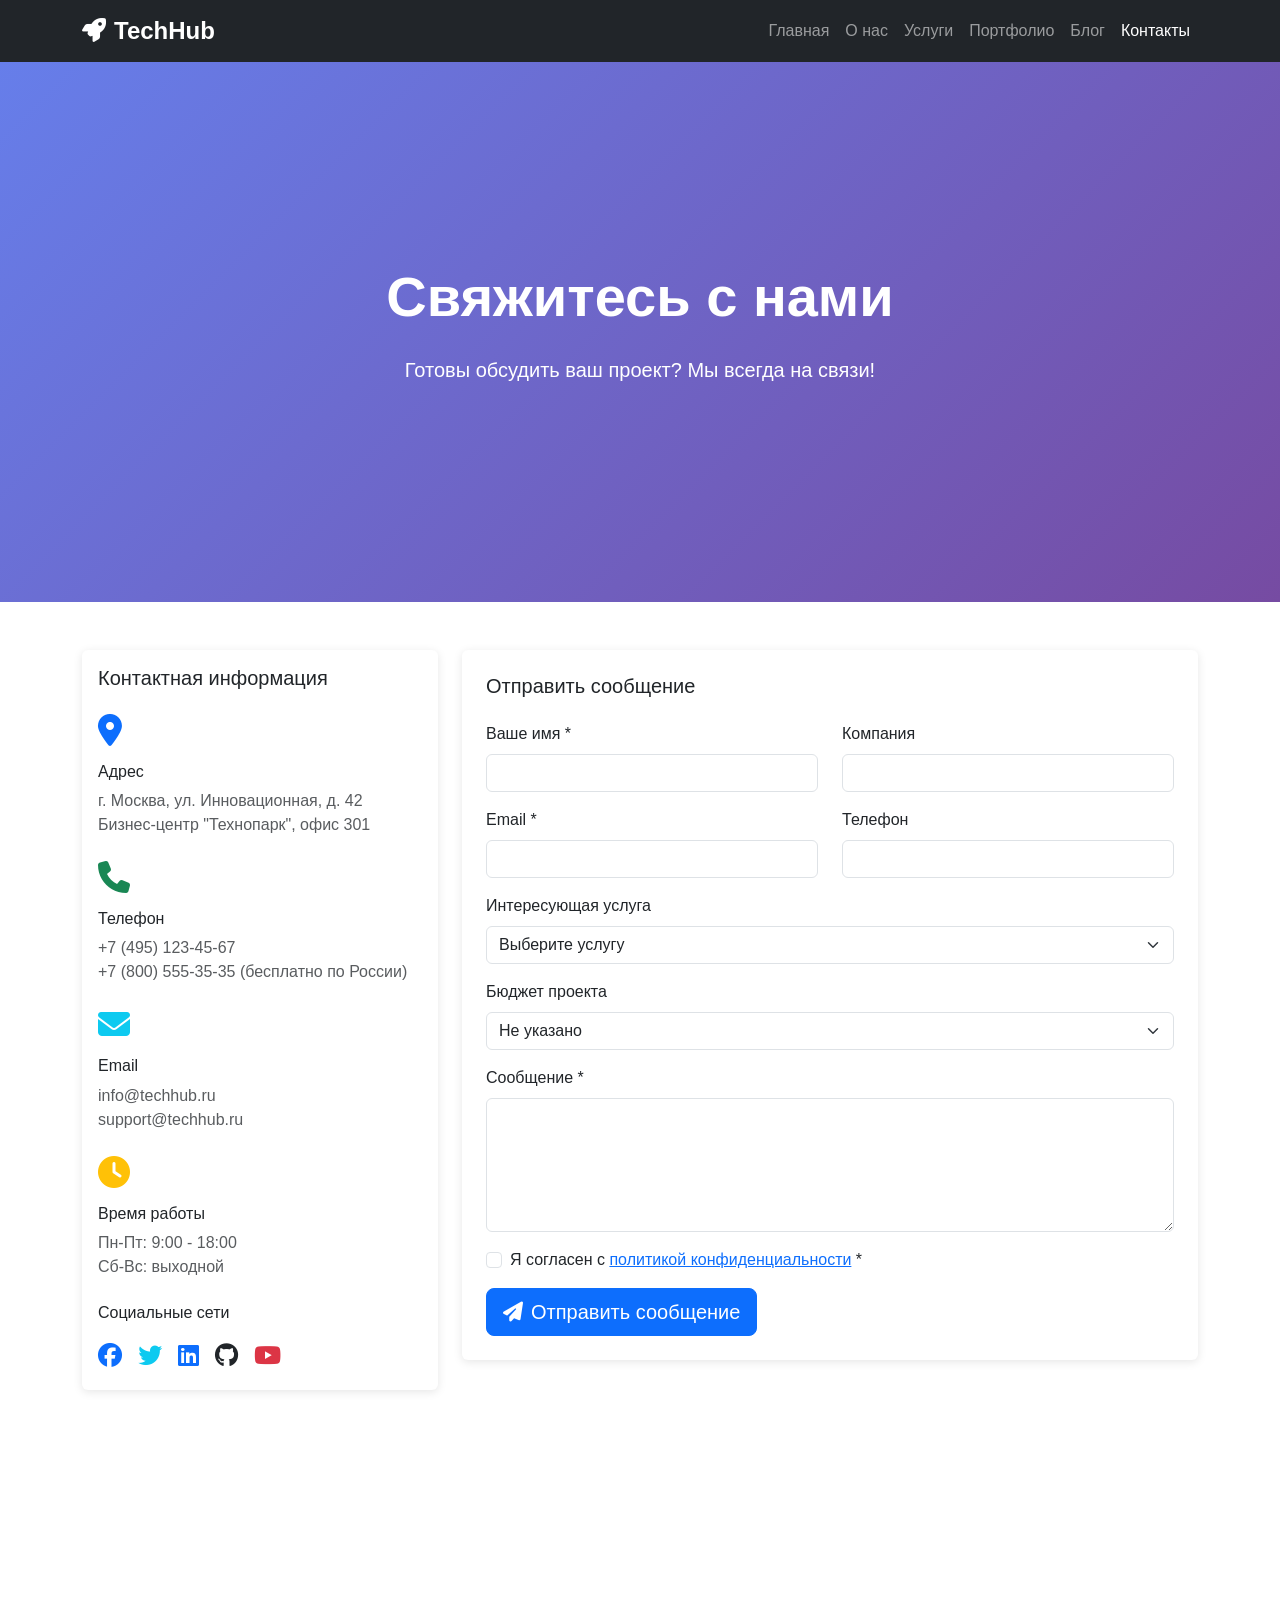
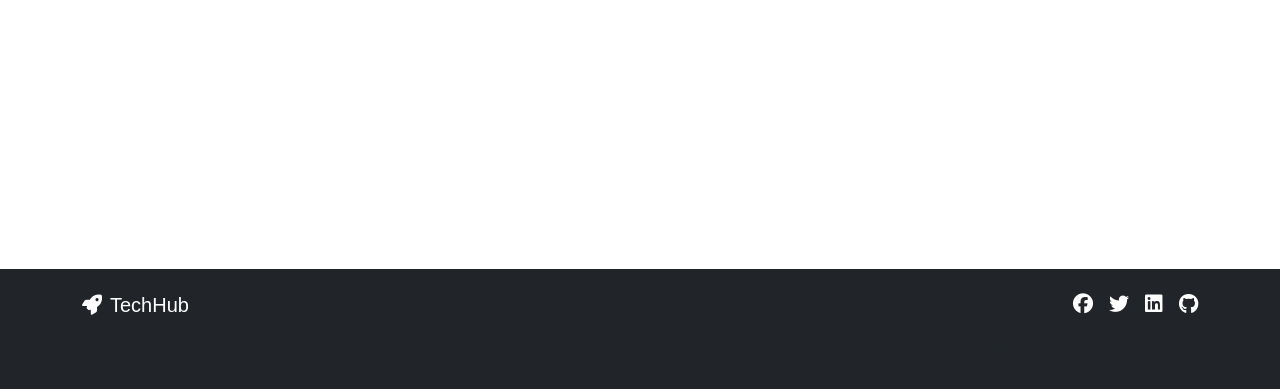
<file: contacts.html>
<!DOCTYPE html>
<html lang="ru">
<head>
    <meta charset="UTF-8">
    <meta name="viewport" content="width=device-width, initial-scale=1.0">
    <title>Контакты - TechHub</title>
    <link href="https://cdn.jsdelivr.net/npm/bootstrap@5.3.0/dist/css/bootstrap.min.css" rel="stylesheet">
    <link rel="stylesheet" href="https://cdnjs.cloudflare.com/ajax/libs/font-awesome/6.4.0/css/all.min.css">
    <link rel="stylesheet" href="styles.css">
</head>
<body>
    <!-- Навигация -->
    <nav class="navbar navbar-expand-lg navbar-dark bg-dark sticky-top">
        <div class="container">
            <a class="navbar-brand" href="index.html">
                <i class="fas fa-rocket me-2"></i>TechHub
            </a>
            <button class="navbar-toggler" type="button" data-bs-toggle="collapse" data-bs-target="#navbarNav">
                <span class="navbar-toggler-icon"></span>
            </button>
            <div class="collapse navbar-collapse" id="navbarNav">
                <ul class="navbar-nav ms-auto">
                    <li class="nav-item"><a class="nav-link" href="index.html">Главная</a></li>
                    <li class="nav-item"><a class="nav-link" href="about.html">О нас</a></li>
                    <li class="nav-item"><a class="nav-link" href="services.html">Услуги</a></li>
                    <li class="nav-item"><a class="nav-link" href="portfolio.html">Портфолио</a></li>
                    <li class="nav-item"><a class="nav-link" href="blog.html">Блог</a></li>
                    <li class="nav-item"><a class="nav-link active" href="contacts.html">Контакты</a></li>
                </ul>
            </div>
        </div>
    </nav>

    <!-- Hero секция -->
    <section class="hero text-white text-center">
        <div class="container">
            <h1 class="display-4 fw-bold mb-4">Свяжитесь с нами</h1>
            <p class="lead">Готовы обсудить ваш проект? Мы всегда на связи!</p>
        </div>
    </section>

    <!-- Контактная информация и форма -->
    <section class="py-5">
        <div class="container">
            <div class="row">
                <div class="col-lg-4 mb-4">
                    <div class="card h-100">
                        <div class="card-body">
                            <h5 class="card-title mb-4">Контактная информация</h5>
                            <div class="mb-4">
                                <i class="fas fa-map-marker-alt fa-2x text-primary mb-3"></i>
                                <h6>Адрес</h6>
                                <p class="text-muted">г. Москва, ул. Инновационная, д. 42<br>Бизнес-центр "Технопарк", офис 301</p>
                            </div>
                            <div class="mb-4">
                                <i class="fas fa-phone fa-2x text-success mb-3"></i>
                                <h6>Телефон</h6>
                                <p class="text-muted">+7 (495) 123-45-67<br>+7 (800) 555-35-35 (бесплатно по России)</p>
                            </div>
                            <div class="mb-4">
                                <i class="fas fa-envelope fa-2x text-info mb-3"></i>
                                <h6>Email</h6>
                                <p class="text-muted">info@techhub.ru<br>support@techhub.ru</p>
                            </div>
                            <div class="mb-4">
                                <i class="fas fa-clock fa-2x text-warning mb-3"></i>
                                <h6>Время работы</h6>
                                <p class="text-muted">Пн-Пт: 9:00 - 18:00<br>Сб-Вс: выходной</p>
                            </div>
                            <div>
                                <h6 class="mb-3">Социальные сети</h6>
                                <div class="d-flex gap-3">
                                    <a href="#" class="text-primary fs-4"><i class="fab fa-facebook"></i></a>
                                    <a href="#" class="text-info fs-4"><i class="fab fa-twitter"></i></a>
                                    <a href="#" class="text-primary fs-4"><i class="fab fa-linkedin"></i></a>
                                    <a href="#" class="text-dark fs-4"><i class="fab fa-github"></i></a>
                                    <a href="#" class="text-danger fs-4"><i class="fab fa-youtube"></i></a>
                                </div>
                            </div>
                        </div>
                    </div>
                </div>
                <div class="col-lg-8">
                    <div class="card">
                        <div class="card-body p-4">
                            <h5 class="card-title mb-4">Отправить сообщение</h5>
                            <form id="contactForm" onsubmit="return validateContactForm()">
                                <div class="row">
                                    <div class="col-md-6 mb-3">
                                        <label for="name" class="form-label">Ваше имя *</label>
                                        <input type="text" class="form-control" id="name" required>
                                        <div class="error-message text-danger mt-1" style="display: none;"></div>
                                    </div>
                                    <div class="col-md-6 mb-3">
                                        <label for="company" class="form-label">Компания</label>
                                        <input type="text" class="form-control" id="company">
                                    </div>
                                </div>
                                <div class="row">
                                    <div class="col-md-6 mb-3">
                                        <label for="email" class="form-label">Email *</label>
                                        <input type="email" class="form-control" id="email" required>
                                        <div class="error-message text-danger mt-1" style="display: none;"></div>
                                    </div>
                                    <div class="col-md-6 mb-3">
                                        <label for="phone" class="form-label">Телефон</label>
                                        <input type="tel" class="form-control" id="phone">
                                    </div>
                                </div>
                                <div class="mb-3">
                                    <label for="service" class="form-label">Интересующая услуга</label>
                                    <select class="form-select" id="service">
                                        <option value="">Выберите услугу</option>
                                        <option value="web">Веб-разработка</option>
                                        <option value="mobile">Мобильная разработка</option>
                                        <option value="cloud">Облачные решения</option>
                                        <option value="ai">AI/ML решения</option>
                                        <option value="security">Кибербезопасность</option>
                                        <option value="analytics">Аналитика данных</option>
                                        <option value="other">Другое</option>
                                    </select>
                                </div>
                                <div class="mb-3">
                                    <label for="budget" class="form-label">Бюджет проекта</label>
                                    <select class="form-select" id="budget">
                                        <option value="">Не указано</option>
                                        <option value="small">До 500 тыс. руб.</option>
                                        <option value="medium">500 тыс. - 1 млн руб.</option>
                                        <option value="large">1 - 5 млн руб.</option>
                                        <option value="enterprise">Более 5 млн руб.</option>
                                    </select>
                                </div>
                                <div class="mb-3">
                                    <label for="message" class="form-label">Сообщение *</label>
                                    <textarea class="form-control" id="message" rows="5" required></textarea>
                                    <div class="error-message text-danger mt-1" style="display: none;"></div>
                                </div>
                                <div class="mb-3 form-check">
                                    <input type="checkbox" class="form-check-input" id="privacy" required>
                                    <label class="form-check-label" for="privacy">
                                        Я согласен с <a href="#">политикой конфиденциальности</a> *
                                    </label>
                                </div>
                                <button type="submit" class="btn btn-primary btn-lg">
                                    <i class="fas fa-paper-plane me-2"></i>Отправить сообщение
                                </button>
                            </form>
                        </div>
                    </div>
                </div>
            </div>
        </div>
    </section>

    <!-- Карта -->
    <section class="py-0">
        <div class="container-fluid p-0">
            <iframe 
                src="https://www.google.com/maps/embed?pb=!1m18!1m12!1m3!1d2245.123456789!2d37.617494315616!3d55.755826380558!2m3!1f0!2f0!3f0!3m2!1i1024!2i768!4f13.1!3m3!1m2!1s0x0%3A0x0!2zNTXCsDQ1JzIxLjAiTiAzN8KwMzcnMDMuMCJF!5e0!3m2!1sru!2sru!4v1234567890"
                width="100%" 
                height="400" 
                style="border:0;" 
                allowfullscreen="" 
                loading="lazy">
            </iframe>
        </div>
    </section>

    <!-- Футер -->
    <footer class="bg-dark text-white py-4">
        <div class="container">
            <div class="row">
                <div class="col-md-6">
                    <h5><i class="fas fa-rocket me-2"></i>TechHub</h5>
                    <p class="text-muted">Ваш партнёр в цифровой трансформации</p>
                </div>
                <div class="col-md-6 text-end">
                    <div class="d-flex justify-content-end gap-3 mb-3">
                        <a href="#" class="text-white"><i class="fab fa-facebook fa-lg"></i></a>
                        <a href="#" class="text-white"><i class="fab fa-twitter fa-lg"></i></a>
                        <a href="#" class="text-white"><i class="fab fa-linkedin fa-lg"></i></a>
                        <a href="#" class="text-white"><i class="fab fa-github fa-lg"></i></a>
                    </div>
                    <p class="text-muted mb-0">&copy; 2024 TechHub. Все права защищены.</p>
                </div>
            </div>
        </div>
    </footer>

    <script src="https://cdn.jsdelivr.net/npm/bootstrap@5.3.0/dist/js/bootstrap.bundle.min.js"></script>
    <script src="script.js"></script>
    <script>
        // Дополнительная валидация для формы контактов
        document.getElementById('contactForm').addEventListener('submit', function(e) {
            e.preventDefault();
            if (validateContactForm()) {
                // Здесь можно добавить логику отправки формы
                alert('Спасибо за ваше сообщение! Мы свяжемся с вами в ближайшее время.');
                this.reset();
            }
        });
    </script>
</body>
</html>
</file>
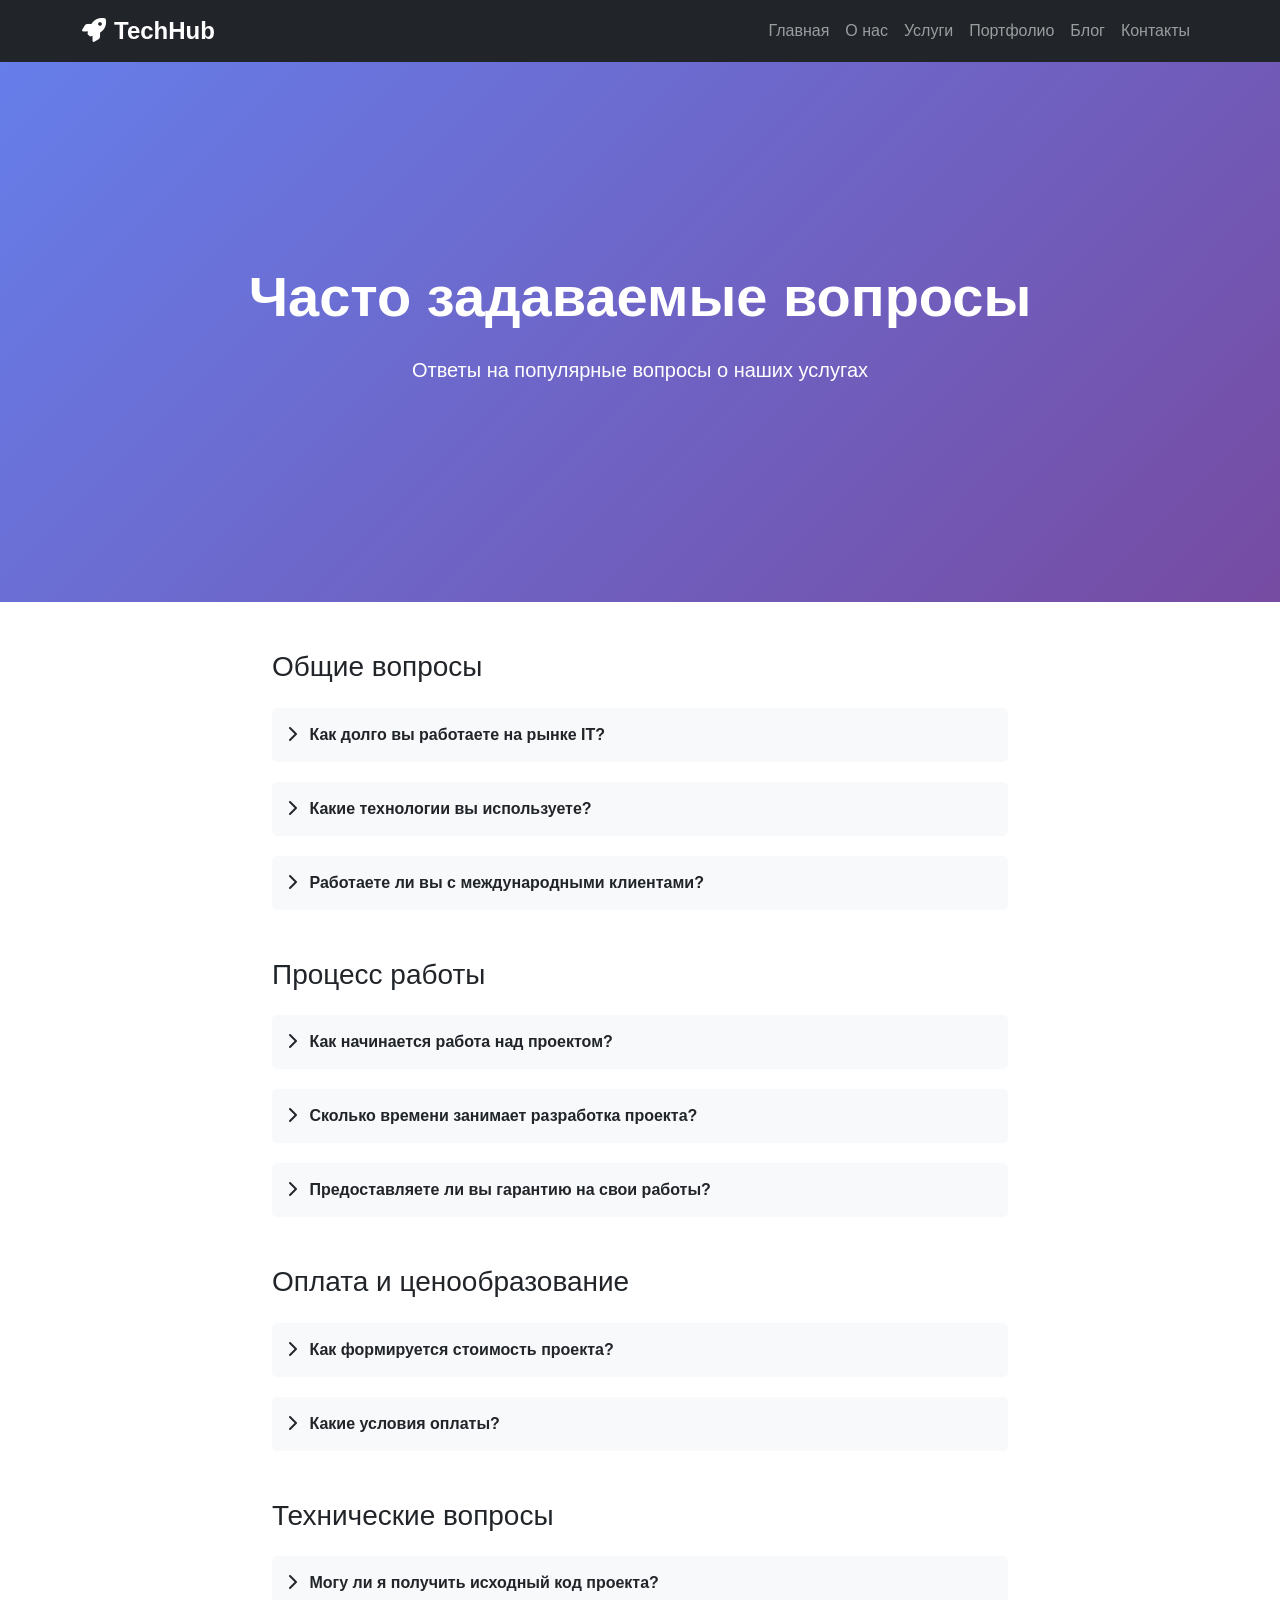
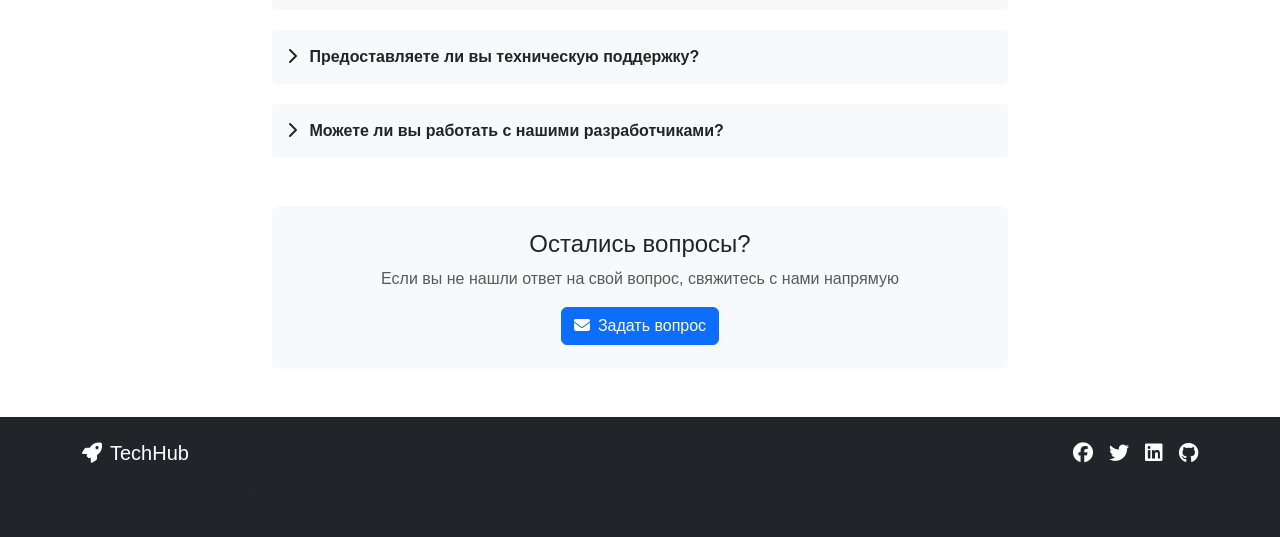
<file: faq.html>
<!DOCTYPE html>
<html lang="ru">
<head>
    <meta charset="UTF-8">
    <meta name="viewport" content="width=device-width, initial-scale=1.0">
    <title>FAQ - TechHub</title>
    <link href="https://cdn.jsdelivr.net/npm/bootstrap@5.3.0/dist/css/bootstrap.min.css" rel="stylesheet">
    <link rel="stylesheet" href="https://cdnjs.cloudflare.com/ajax/libs/font-awesome/6.4.0/css/all.min.css">
    <link rel="stylesheet" href="styles.css">
</head>
<body>
    <!-- Навигация -->
    <nav class="navbar navbar-expand-lg navbar-dark bg-dark sticky-top">
        <div class="container">
            <a class="navbar-brand" href="index.html">
                <i class="fas fa-rocket me-2"></i>TechHub
            </a>
            <button class="navbar-toggler" type="button" data-bs-toggle="collapse" data-bs-target="#navbarNav">
                <span class="navbar-toggler-icon"></span>
            </button>
            <div class="collapse navbar-collapse" id="navbarNav">
                <ul class="navbar-nav ms-auto">
                    <li class="nav-item"><a class="nav-link" href="index.html">Главная</a></li>
                    <li class="nav-item"><a class="nav-link" href="about.html">О нас</a></li>
                    <li class="nav-item"><a class="nav-link" href="services.html">Услуги</a></li>
                    <li class="nav-item"><a class="nav-link" href="portfolio.html">Портфолио</a></li>
                    <li class="nav-item"><a class="nav-link" href="blog.html">Блог</a></li>
                    <li class="nav-item"><a class="nav-link" href="contacts.html">Контакты</a></li>
                </ul>
            </div>
        </div>
    </nav>

    <!-- Hero секция -->
    <section class="hero text-white text-center">
        <div class="container">
            <h1 class="display-4 fw-bold mb-4">Часто задаваемые вопросы</h1>
            <p class="lead">Ответы на популярные вопросы о наших услугах</p>
        </div>
    </section>

    <!-- FAQ секция -->
    <section class="py-5">
        <div class="container">
            <div class="row">
                <div class="col-lg-8 mx-auto">
                    <!-- Общие вопросы -->
                    <h3 class="mb-4">Общие вопросы</h3>
                    
                    <div class="faq-item">
                        <div class="faq-question" onclick="toggleFaq(this)">
                            <i class="fas fa-chevron-right me-2"></i>
                            Как долго вы работаете на рынке IT?
                        </div>
                        <div class="faq-answer">
                            <p>Мы работаем на рынке IT с 2018 года. За это время мы реализовали более 150 проектов для клиентов из разных стран и накопили богатый опыт в различных сферах разработки.</p>
                        </div>
                    </div>

                    <div class="faq-item">
                        <div class="faq-question" onclick="toggleFaq(this)">
                            <i class="fas fa-chevron-right me-2"></i>
                            Какие технологии вы используете?
                        </div>
                        <div class="faq-answer">
                            <p>Мы работаем с широким спектром современных технологий:</p>
                            <ul>
                                <li>Frontend: React, Vue.js, Angular, TypeScript</li>
                                <li>Backend: Node.js, Python (Django, Flask), PHP, Java</li>
                                <li>Mobile: Swift, Kotlin, React Native, Flutter</li>
                                <li>Cloud: AWS, Google Cloud, Azure, Docker, Kubernetes</li>
                                <li>AI/ML: TensorFlow, PyTorch, scikit-learn</li>
                            </ul>
                        </div>
                    </div>

                    <div class="faq-item">
                        <div class="faq-question" onclick="toggleFaq(this)">
                            <i class="fas fa-chevron-right me-2"></i>
                            Работаете ли вы с международными клиентами?
                        </div>
                        <div class="faq-answer">
                            <p>Да, мы работаем с клиентами по всему миру. Наша команда говорит на русском и английском языках. Мы можем адаптироваться к вашему часовому поясу для удобства коммуникации.</p>
                        </div>
                    </div>

                    <!-- Процесс работы -->
                    <h3 class="mb-4 mt-5">Процесс работы</h3>

                    <div class="faq-item">
                        <div class="faq-question" onclick="toggleFaq(this)">
                            <i class="fas fa-chevron-right me-2"></i>
                            Как начинается работа над проектом?
                        </div>
                        <div class="faq-answer">
                            <p>Процесс работы начинается с нескольких этапов:</p>
                            <ol>
                                <li>Первичная консультация и обсуждение требований</li>
                                <li>Анализ проекта и подготовка коммерческого предложения</li>
                                <li>Подписание договора и начало работы</li>
                                <li>Создание дизайн-макетов и технической документации</li>
                                <li>Разработка и регулярное предоставление отчетов</li>
                                <li>Тестирование и внедрение</li>
                                <li>Поддержка после запуска</li>
                            </ol>
                        </div>
                    </div>

                    <div class="faq-item">
                        <div class="faq-question" onclick="toggleFaq(this)">
                            <i class="fas fa-chevron-right me-2"></i>
                            Сколько времени занимает разработка проекта?
                        </div>
                        <div class="faq-answer">
                            <p>Сроки разработки зависят от сложности проекта:</p>
                            <ul>
                                <li>Простой сайт-визитка: 2-4 недели</li>
                                <li>Корпоративный сайт: 1-2 месяца</li>
                                <li>Интернет-магазин: 2-4 месяца</li>
                                <li>Мобильное приложение: 3-6 месяцев</li>
                                <li>Сложная веб-платформа: 6+ месяцев</li>
                            </ul>
                            <p>Точные сроки мы определяем после анализа требований.</p>
                        </div>
                    </div>

                    <div class="faq-item">
                        <div class="faq-question" onclick="toggleFaq(this)">
                            <i class="fas fa-chevron-right me-2"></i>
                            Предоставляете ли вы гарантию на свои работы?
                        </div>
                        <div class="faq-answer">
                            <p>Да, мы предоставляем гарантию на все наши работы. Стандартный гарантийный период составляет 6 месяцев после запуска проекта. В течение этого периода мы бесплатно исправляем любые ошибки, связанные с нашим кодом.</p>
                        </div>
                    </div>

                    <!-- Оплата -->
                    <h3 class="mb-4 mt-5">Оплата и ценообразование</h3>

                    <div class="faq-item">
                        <div class="faq-question" onclick="toggleFaq(this)">
                            <i class="fas fa-chevron-right me-2"></i>
                            Как формируется стоимость проекта?
                        </div>
                        <div class="faq-answer">
                            <p>Стоимость проекта зависит от множества факторов:</p>
                            <ul>
                                <li>Сложность и объём функционала</li>
                                <li>Необходимость в уникальном дизайне</li>
                                <li>Интеграции с внешними сервисами</li>
                                <li>Сроки реализации</li>
                                <li>Необходимость в долгосрочной поддержке</li>
                            </ul>
                            <p>Мы всегда предоставляем детальную смету с разбивкой по этапам работ.</p>
                        </div>
                    </div>

                    <div class="faq-item">
                        <div class="faq-question" onclick="toggleFaq(this)">
                            <i class="fas fa-chevron-right me-2"></i>
                            Какие условия оплаты?
                        </div>
                        <div class="faq-answer">
                            <p>Мы работаем по следующей схеме оплаты:</p>
                            <ul>
                                <li>Предоплата: 30-50% от суммы проекта</li>
                                <li>Промежуточные платежи по этапам работ</li>
                                <li>Окончательный расчёт после приёмки проекта</li>
                            </ul>
                            <p>Для постоянных клиентов возможны индивидуальные условия.</p>
                        </div>
                    </div>

                    <!-- Технические вопросы -->
                    <h3 class="mb-4 mt-5">Технические вопросы</h3>

                    <div class="faq-item">
                        <div class="faq-question" onclick="toggleFaq(this)">
                            <i class="fas fa-chevron-right me-2"></i>
                            Могу ли я получить исходный код проекта?
                        </div>
                        <div class="faq-answer">
                            <p>Да, после полной оплаты проекта все права на исходный код переходят к вам. Мы предоставляем доступ к репозиторию и полную техническую документацию.</p>
                        </div>
                    </div>

                    <div class="faq-item">
                        <div class="faq-question" onclick="toggleFaq(this)">
                            <i class="fas fa-chevron-right me-2"></i>
                            Предоставляете ли вы техническую поддержку?
                        </div>
                        <div class="faq-answer">
                            <p>Да, мы предлагаем различные пакеты технической поддержки:</p>
                            <ul>
                                <li>Базовая поддержка: консультации и исправление критических ошибок</li>
                                <li>Расширенная поддержка: регулярные обновления и мониторинг</li>
                                <li>Полная поддержка: управление проектом и развитие функционала</li>
                            </ul>
                        </div>
                    </div>

                    <div class="faq-item">
                        <div class="faq-question" onclick="toggleFaq(this)">
                            <i class="fas fa-chevron-right me-2"></i>
                            Можете ли вы работать с нашими разработчиками?
                        </div>
                        <div class="faq-answer">
                            <p>Конечно! У нас есть опыт работы в смешанных командах. Мы можем интегрировать наших специалистов в вашу команду или взять на себя часть разработки. Мы используем современные инструменты для эффективной совместной работы.</p>
                        </div>
                    </div>

                    <!-- Остались вопросы -->
                    <div class="text-center mt-5 p-4 bg-light rounded">
                        <h4>Остались вопросы?</h4>
                        <p class="text-muted">Если вы не нашли ответ на свой вопрос, свяжитесь с нами напрямую</p>
                        <a href="contacts.html" class="btn btn-primary">
                            <i class="fas fa-envelope me-2"></i>Задать вопрос
                        </a>
                    </div>
                </div>
            </div>
        </div>
    </section>

    <!-- Футер -->
    <footer class="bg-dark text-white py-4">
        <div class="container">
            <div class="row">
                <div class="col-md-6">
                    <h5><i class="fas fa-rocket me-2"></i>TechHub</h5>
                    <p class="text-muted">Ваш партнёр в цифровой трансформации</p>
                </div>
                <div class="col-md-6 text-end">
                    <div class="d-flex justify-content-end gap-3 mb-3">
                        <a href="#" class="text-white"><i class="fab fa-facebook fa-lg"></i></a>
                        <a href="#" class="text-white"><i class="fab fa-twitter fa-lg"></i></a>
                        <a href="#" class="text-white"><i class="fab fa-linkedin fa-lg"></i></a>
                        <a href="#" class="text-white"><i class="fab fa-github fa-lg"></i></a>
                    </div>
                    <p class="text-muted mb-0">&copy; 2024 TechHub. Все права защищены.</p>
                </div>
            </div>
        </div>
    </footer>

    <script src="https://cdn.jsdelivr.net/npm/bootstrap@5.3.0/dist/js/bootstrap.bundle.min.js"></script>
    <script src="script.js"></script>
    <style>
        .faq-question.active i {
            transform: rotate(90deg);
            transition: transform 0.3s ease;
        }
    </style>
</body>
</html>
</file>
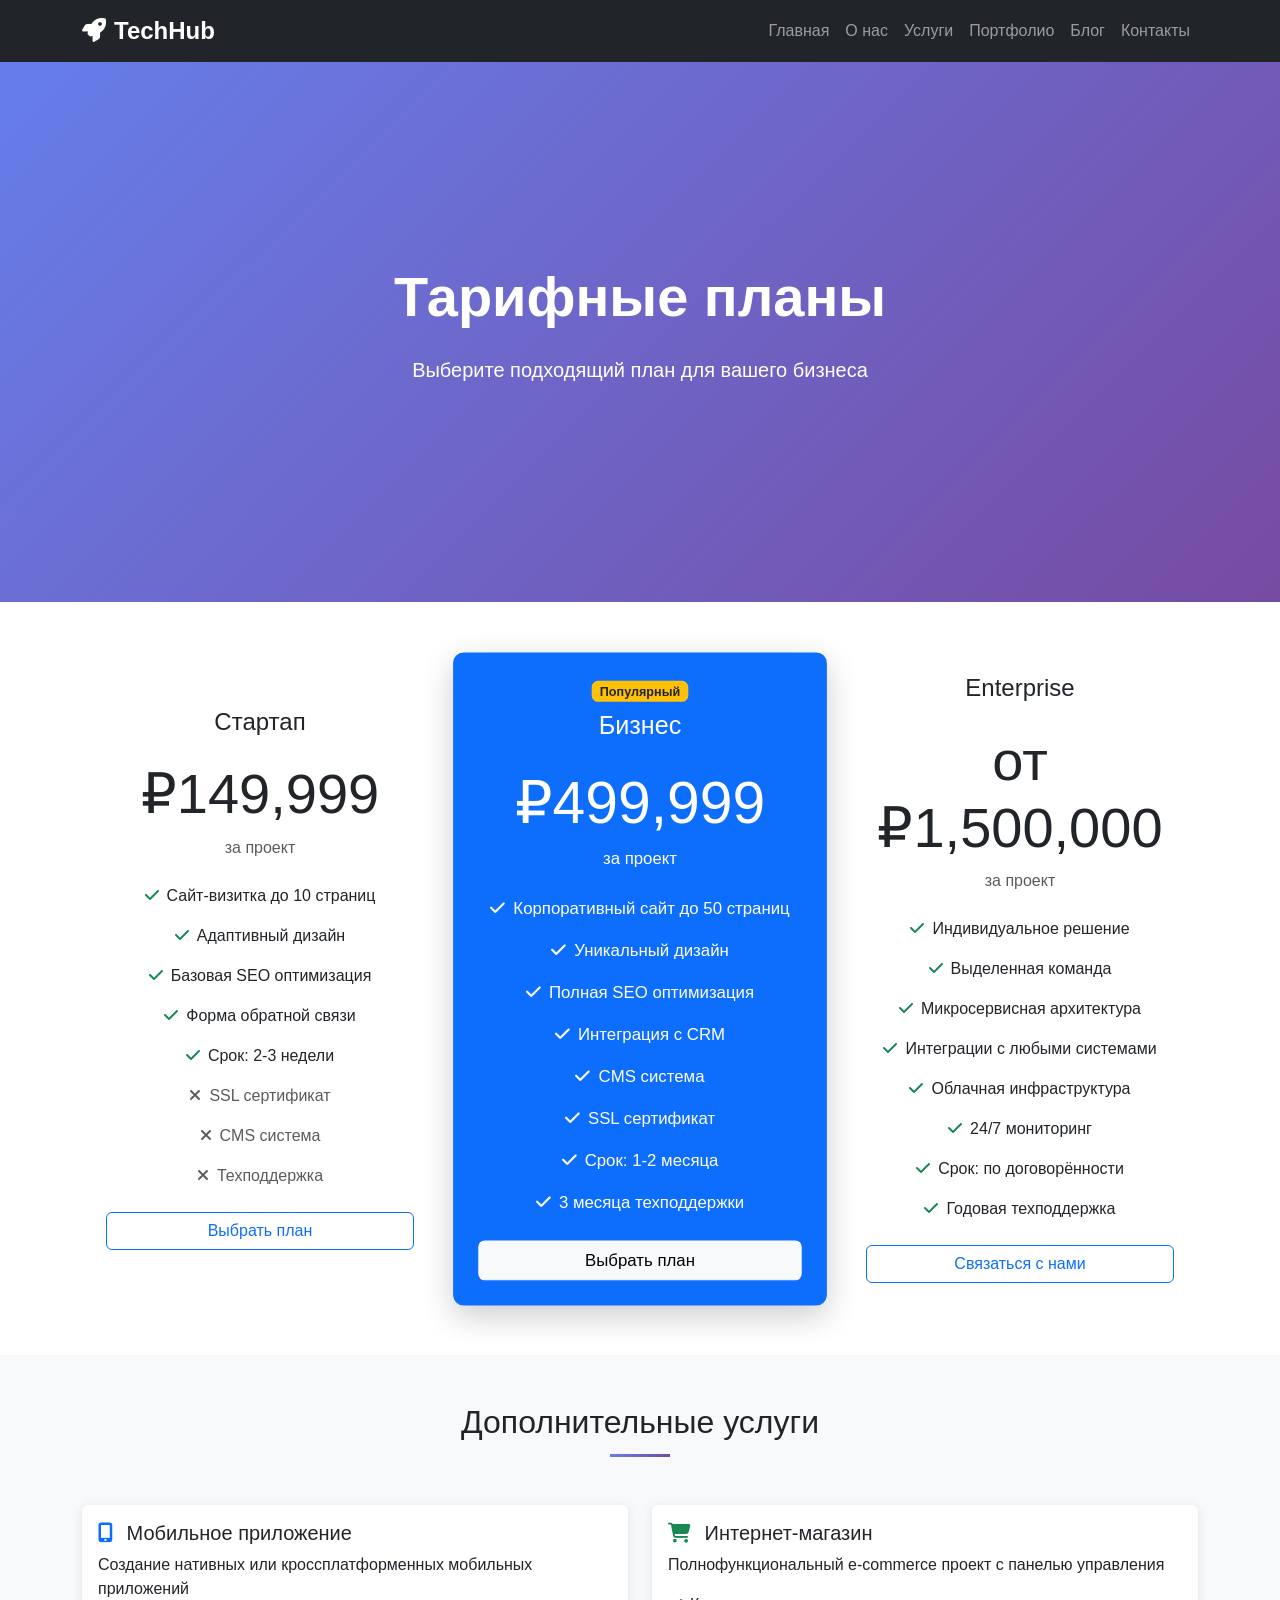
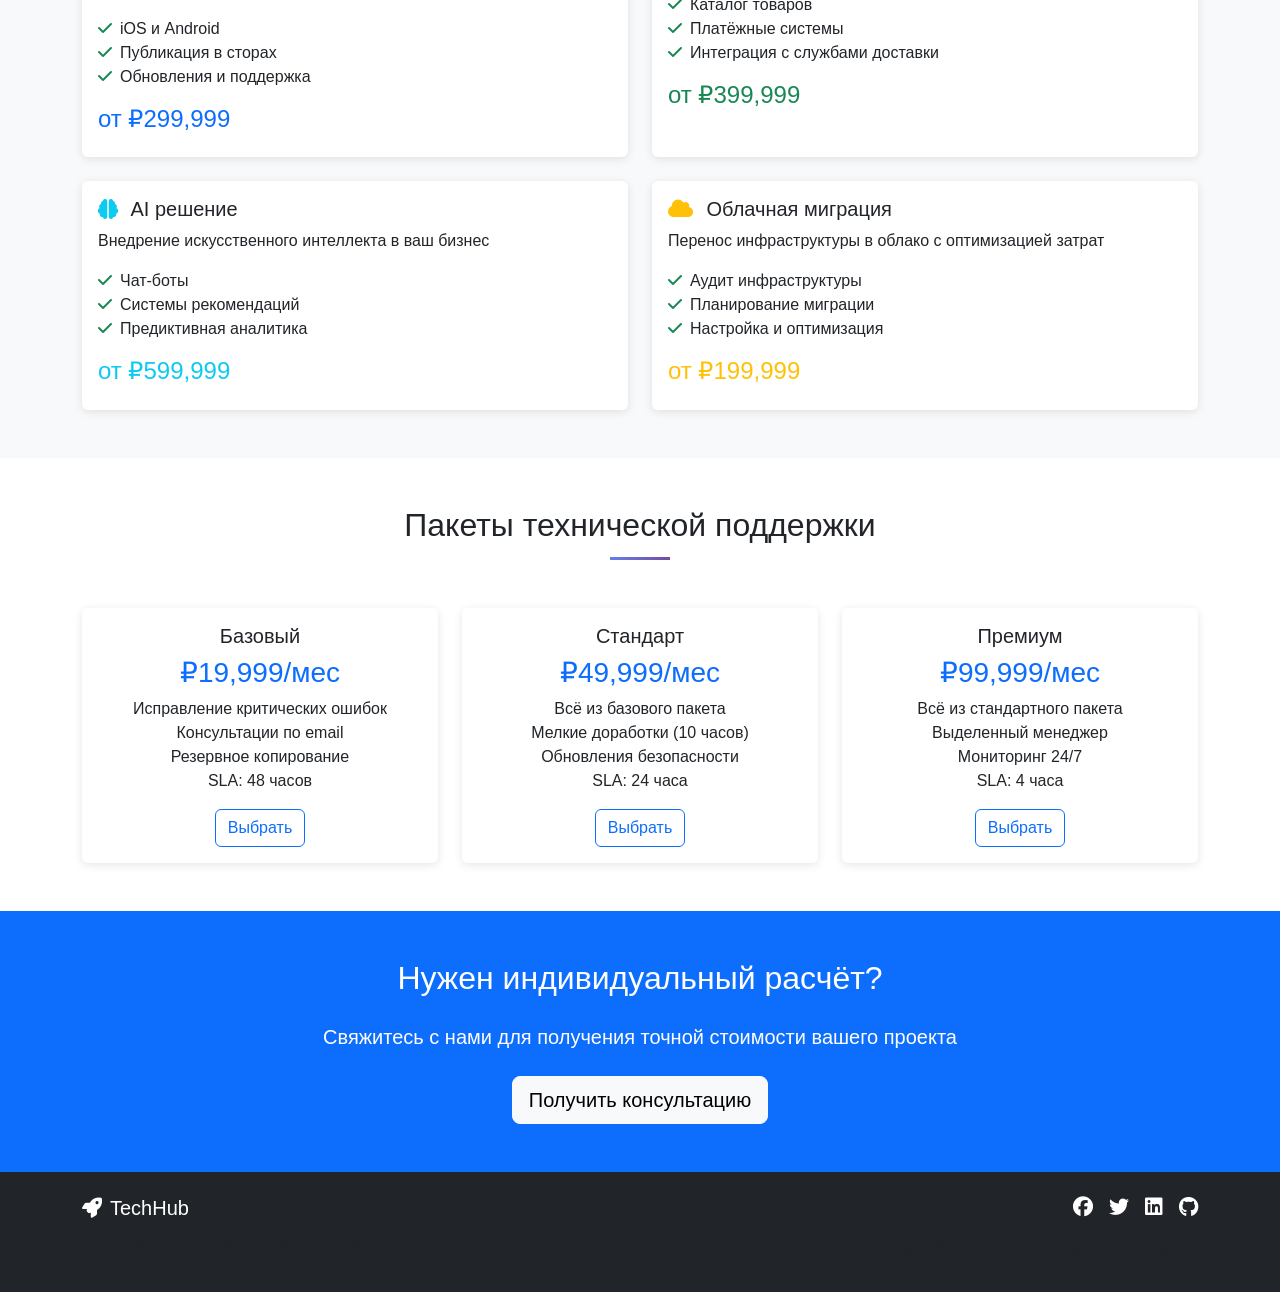
<file: pricing.html>
<!DOCTYPE html>
<html lang="ru">
<head>
    <meta charset="UTF-8">
    <meta name="viewport" content="width=device-width, initial-scale=1.0">
    <title>Цены - TechHub</title>
    <link href="https://cdn.jsdelivr.net/npm/bootstrap@5.3.0/dist/css/bootstrap.min.css" rel="stylesheet">
    <link rel="stylesheet" href="https://cdnjs.cloudflare.com/ajax/libs/font-awesome/6.4.0/css/all.min.css">
    <link rel="stylesheet" href="styles.css">
</head>
<body>
    <!-- Навигация -->
    <nav class="navbar navbar-expand-lg navbar-dark bg-dark sticky-top">
        <div class="container">
            <a class="navbar-brand" href="index.html">
                <i class="fas fa-rocket me-2"></i>TechHub
            </a>
            <button class="navbar-toggler" type="button" data-bs-toggle="collapse" data-bs-target="#navbarNav">
                <span class="navbar-toggler-icon"></span>
            </button>
            <div class="collapse navbar-collapse" id="navbarNav">
                <ul class="navbar-nav ms-auto">
                    <li class="nav-item"><a class="nav-link" href="index.html">Главная</a></li>
                    <li class="nav-item"><a class="nav-link" href="about.html">О нас</a></li>
                    <li class="nav-item"><a class="nav-link" href="services.html">Услуги</a></li>
                    <li class="nav-item"><a class="nav-link" href="portfolio.html">Портфолио</a></li>
                    <li class="nav-item"><a class="nav-link" href="blog.html">Блог</a></li>
                    <li class="nav-item"><a class="nav-link" href="contacts.html">Контакты</a></li>
                </ul>
            </div>
        </div>
    </nav>

    <!-- Hero секция -->
    <section class="hero text-white text-center">
        <div class="container">
            <h1 class="display-4 fw-bold mb-4">Тарифные планы</h1>
            <p class="lead">Выберите подходящий план для вашего бизнеса</p>
        </div>
    </section>

    <!-- Тарифные планы -->
    <section class="py-5">
        <div class="container">
            <div class="row g-4 align-items-center">
                <div class="col-lg-4">
                    <div class="price-card bg-white p-4 h-100">
                        <h4 class="text-center mb-4">Стартап</h4>
                        <div class="text-center mb-4">
                            <h2 class="display-4">₽149,999</h2>
                            <p class="text-muted">за проект</p>
                        </div>
                        <ul class="list-unstyled mb-4">
                            <li class="mb-3"><i class="fas fa-check text-success me-2"></i>Сайт-визитка до 10 страниц</li>
                            <li class="mb-3"><i class="fas fa-check text-success me-2"></i>Адаптивный дизайн</li>
                            <li class="mb-3"><i class="fas fa-check text-success me-2"></i>Базовая SEO оптимизация</li>
                            <li class="mb-3"><i class="fas fa-check text-success me-2"></i>Форма обратной связи</li>
                            <li class="mb-3"><i class="fas fa-check text-success me-2"></i>Срок: 2-3 недели</li>
                            <li class="mb-3 text-muted"><i class="fas fa-times me-2"></i>SSL сертификат</li>
                            <li class="mb-3 text-muted"><i class="fas fa-times me-2"></i>CMS система</li>
                            <li class="mb-3 text-muted"><i class="fas fa-times me-2"></i>Техподдержка</li>
                        </ul>
                        <button class="btn btn-outline-primary w-100">Выбрать план</button>
                    </div>
                </div>
                <div class="col-lg-4">
                    <div class="price-card featured bg-primary text-white p-4 h-100">
                        <div class="text-center mb-2">
                            <span class="badge bg-warning text-dark">Популярный</span>
                        </div>
                        <h4 class="text-center mb-4">Бизнес</h4>
                        <div class="text-center mb-4">
                            <h2 class="display-4">₽499,999</h2>
                            <p>за проект</p>
                        </div>
                        <ul class="list-unstyled mb-4">
                            <li class="mb-3"><i class="fas fa-check me-2"></i>Корпоративный сайт до 50 страниц</li>
                            <li class="mb-3"><i class="fas fa-check me-2"></i>Уникальный дизайн</li>
                            <li class="mb-3"><i class="fas fa-check me-2"></i>Полная SEO оптимизация</li>
                            <li class="mb-3"><i class="fas fa-check me-2"></i>Интеграция с CRM</li>
                            <li class="mb-3"><i class="fas fa-check me-2"></i>CMS система</li>
                            <li class="mb-3"><i class="fas fa-check me-2"></i>SSL сертификат</li>
                            <li class="mb-3"><i class="fas fa-check me-2"></i>Срок: 1-2 месяца</li>
                            <li class="mb-3"><i class="fas fa-check me-2"></i>3 месяца техподдержки</li>
                        </ul>
                        <button class="btn btn-light w-100">Выбрать план</button>
                    </div>
                </div>
                <div class="col-lg-4">
                    <div class="price-card bg-white p-4 h-100">
                        <h4 class="text-center mb-4">Enterprise</h4>
                        <div class="text-center mb-4">
                            <h2 class="display-4">от ₽1,500,000</h2>
                            <p class="text-muted">за проект</p>
                        </div>
                        <ul class="list-unstyled mb-4">
                            <li class="mb-3"><i class="fas fa-check text-success me-2"></i>Индивидуальное решение</li>
                            <li class="mb-3"><i class="fas fa-check text-success me-2"></i>Выделенная команда</li>
                            <li class="mb-3"><i class="fas fa-check text-success me-2"></i>Микросервисная архитектура</li>
                            <li class="mb-3"><i class="fas fa-check text-success me-2"></i>Интеграции с любыми системами</li>
                            <li class="mb-3"><i class="fas fa-check text-success me-2"></i>Облачная инфраструктура</li>
                            <li class="mb-3"><i class="fas fa-check text-success me-2"></i>24/7 мониторинг</li>
                            <li class="mb-3"><i class="fas fa-check text-success me-2"></i>Срок: по договорённости</li>
                            <li class="mb-3"><i class="fas fa-check text-success me-2"></i>Годовая техподдержка</li>
                        </ul>
                        <button class="btn btn-outline-primary w-100">Связаться с нами</button>
                    </div>
                </div>
            </div>
        </div>
    </section>

    <!-- Дополнительные услуги -->
    <section class="py-5 bg-light">
        <div class="container">
            <h2 class="text-center section-title mb-5">Дополнительные услуги</h2>
            <div class="row g-4">
                <div class="col-lg-6">
                    <div class="card h-100">
                        <div class="card-body">
                            <h5 class="card-title">
                                <i class="fas fa-mobile-alt text-primary me-2"></i>
                                Мобильное приложение
                            </h5>
                            <p class="card-text">Создание нативных или кроссплатформенных мобильных приложений</p>
                            <ul class="list-unstyled">
                                <li><i class="fas fa-check text-success me-2"></i>iOS и Android</li>
                                <li><i class="fas fa-check text-success me-2"></i>Публикация в сторах</li>
                                <li><i class="fas fa-check text-success me-2"></i>Обновления и поддержка</li>
                            </ul>
                            <h4 class="text-primary">от ₽299,999</h4>
                        </div>
                    </div>
                </div>
                <div class="col-lg-6">
                    <div class="card h-100">
                        <div class="card-body">
                            <h5 class="card-title">
                                <i class="fas fa-shopping-cart text-success me-2"></i>
                                Интернет-магазин
                            </h5>
                            <p class="card-text">Полнофункциональный e-commerce проект с панелью управления</p>
                            <ul class="list-unstyled">
                                <li><i class="fas fa-check text-success me-2"></i>Каталог товаров</li>
                                <li><i class="fas fa-check text-success me-2"></i>Платёжные системы</li>
                                <li><i class="fas fa-check text-success me-2"></i>Интеграция с службами доставки</li>
                            </ul>
                            <h4 class="text-success">от ₽399,999</h4>
                        </div>
                    </div>
                </div>
                <div class="col-lg-6">
                    <div class="card h-100">
                        <div class="card-body">
                            <h5 class="card-title">
                                <i class="fas fa-brain text-info me-2"></i>
                                AI решение
                            </h5>
                            <p class="card-text">Внедрение искусственного интеллекта в ваш бизнес</p>
                            <ul class="list-unstyled">
                                <li><i class="fas fa-check text-success me-2"></i>Чат-боты</li>
                                <li><i class="fas fa-check text-success me-2"></i>Системы рекомендаций</li>
                                <li><i class="fas fa-check text-success me-2"></i>Предиктивная аналитика</li>
                            </ul>
                            <h4 class="text-info">от ₽599,999</h4>
                        </div>
                    </div>
                </div>
                <div class="col-lg-6">
                    <div class="card h-100">
                        <div class="card-body">
                            <h5 class="card-title">
                                <i class="fas fa-cloud text-warning me-2"></i>
                                Облачная миграция
                            </h5>
                            <p class="card-text">Перенос инфраструктуры в облако с оптимизацией затрат</p>
                            <ul class="list-unstyled">
                                <li><i class="fas fa-check text-success me-2"></i>Аудит инфраструктуры</li>
                                <li><i class="fas fa-check text-success me-2"></i>Планирование миграции</li>
                                <li><i class="fas fa-check text-success me-2"></i>Настройка и оптимизация</li>
                            </ul>
                            <h4 class="text-warning">от ₽199,999</h4>
                        </div>
                    </div>
                </div>
            </div>
        </div>
    </section>

    <!-- Техподдержка -->
    <section class="py-5">
        <div class="container">
            <h2 class="text-center section-title mb-5">Пакеты технической поддержки</h2>
            <div class="row g-4">
                <div class="col-md-4">
                    <div class="card text-center h-100">
                        <div class="card-body">
                            <h5 class="card-title">Базовый</h5>
                            <h3 class="card-title text-primary">₽19,999/мес</h3>
                            <ul class="list-unstyled">
                                <li>Исправление критических ошибок</li>
                                <li>Консультации по email</li>
                                <li>Резервное копирование</li>
                                <li>SLA: 48 часов</li>
                            </ul>
                            <button class="btn btn-outline-primary">Выбрать</button>
                        </div>
                    </div>
                </div>
                <div class="col-md-4">
                    <div class="card text-center h-100">
                        <div class="card-body">
                            <h5 class="card-title">Стандарт</h5>
                            <h3 class="card-title text-primary">₽49,999/мес</h3>
                            <ul class="list-unstyled">
                                <li>Всё из базового пакета</li>
                                <li>Мелкие доработки (10 часов)</li>
                                <li>Обновления безопасности</li>
                                <li>SLA: 24 часа</li>
                            </ul>
                            <button class="btn btn-outline-primary">Выбрать</button>
                        </div>
                    </div>
                </div>
                <div class="col-md-4">
                    <div class="card text-center h-100">
                        <div class="card-body">
                            <h5 class="card-title">Премиум</h5>
                            <h3 class="card-title text-primary">₽99,999/мес</h3>
                            <ul class="list-unstyled">
                                <li>Всё из стандартного пакета</li>
                                <li>Выделенный менеджер</li>
                                <li>Мониторинг 24/7</li>
                                <li>SLA: 4 часа</li>
                            </ul>
                            <button class="btn btn-outline-primary">Выбрать</button>
                        </div>
                    </div>
                </div>
            </div>
        </div>
    </section>

    <!-- CTA -->
    <section class="py-5 bg-primary text-white">
        <div class="container text-center">
            <h2 class="mb-4">Нужен индивидуальный расчёт?</h2>
            <p class="lead mb-4">Свяжитесь с нами для получения точной стоимости вашего проекта</p>
            <a href="contacts.html" class="btn btn-light btn-lg">Получить консультацию</a>
        </div>
    </section>

    <!-- Футер -->
    <footer class="bg-dark text-white py-4">
        <div class="container">
            <div class="row">
                <div class="col-md-6">
                    <h5><i class="fas fa-rocket me-2"></i>TechHub</h5>
                    <p class="text-muted">Ваш партнёр в цифровой трансформации</p>
                </div>
                <div class="col-md-6 text-end">
                    <div class="d-flex justify-content-end gap-3 mb-3">
                        <a href="#" class="text-white"><i class="fab fa-facebook fa-lg"></i></a>
                        <a href="#" class="text-white"><i class="fab fa-twitter fa-lg"></i></a>
                        <a href="#" class="text-white"><i class="fab fa-linkedin fa-lg"></i></a>
                        <a href="#" class="text-white"><i class="fab fa-github fa-lg"></i></a>
                    </div>
                    <p class="text-muted mb-0">&copy; 2024 TechHub. Все права защищены.</p>
                </div>
            </div>
        </div>
    </footer>

    <script src="https://cdn.jsdelivr.net/npm/bootstrap@5.3.0/dist/js/bootstrap.bundle.min.js"></script>
    <script src="script.js"></script>
</body>
</html>
</file>
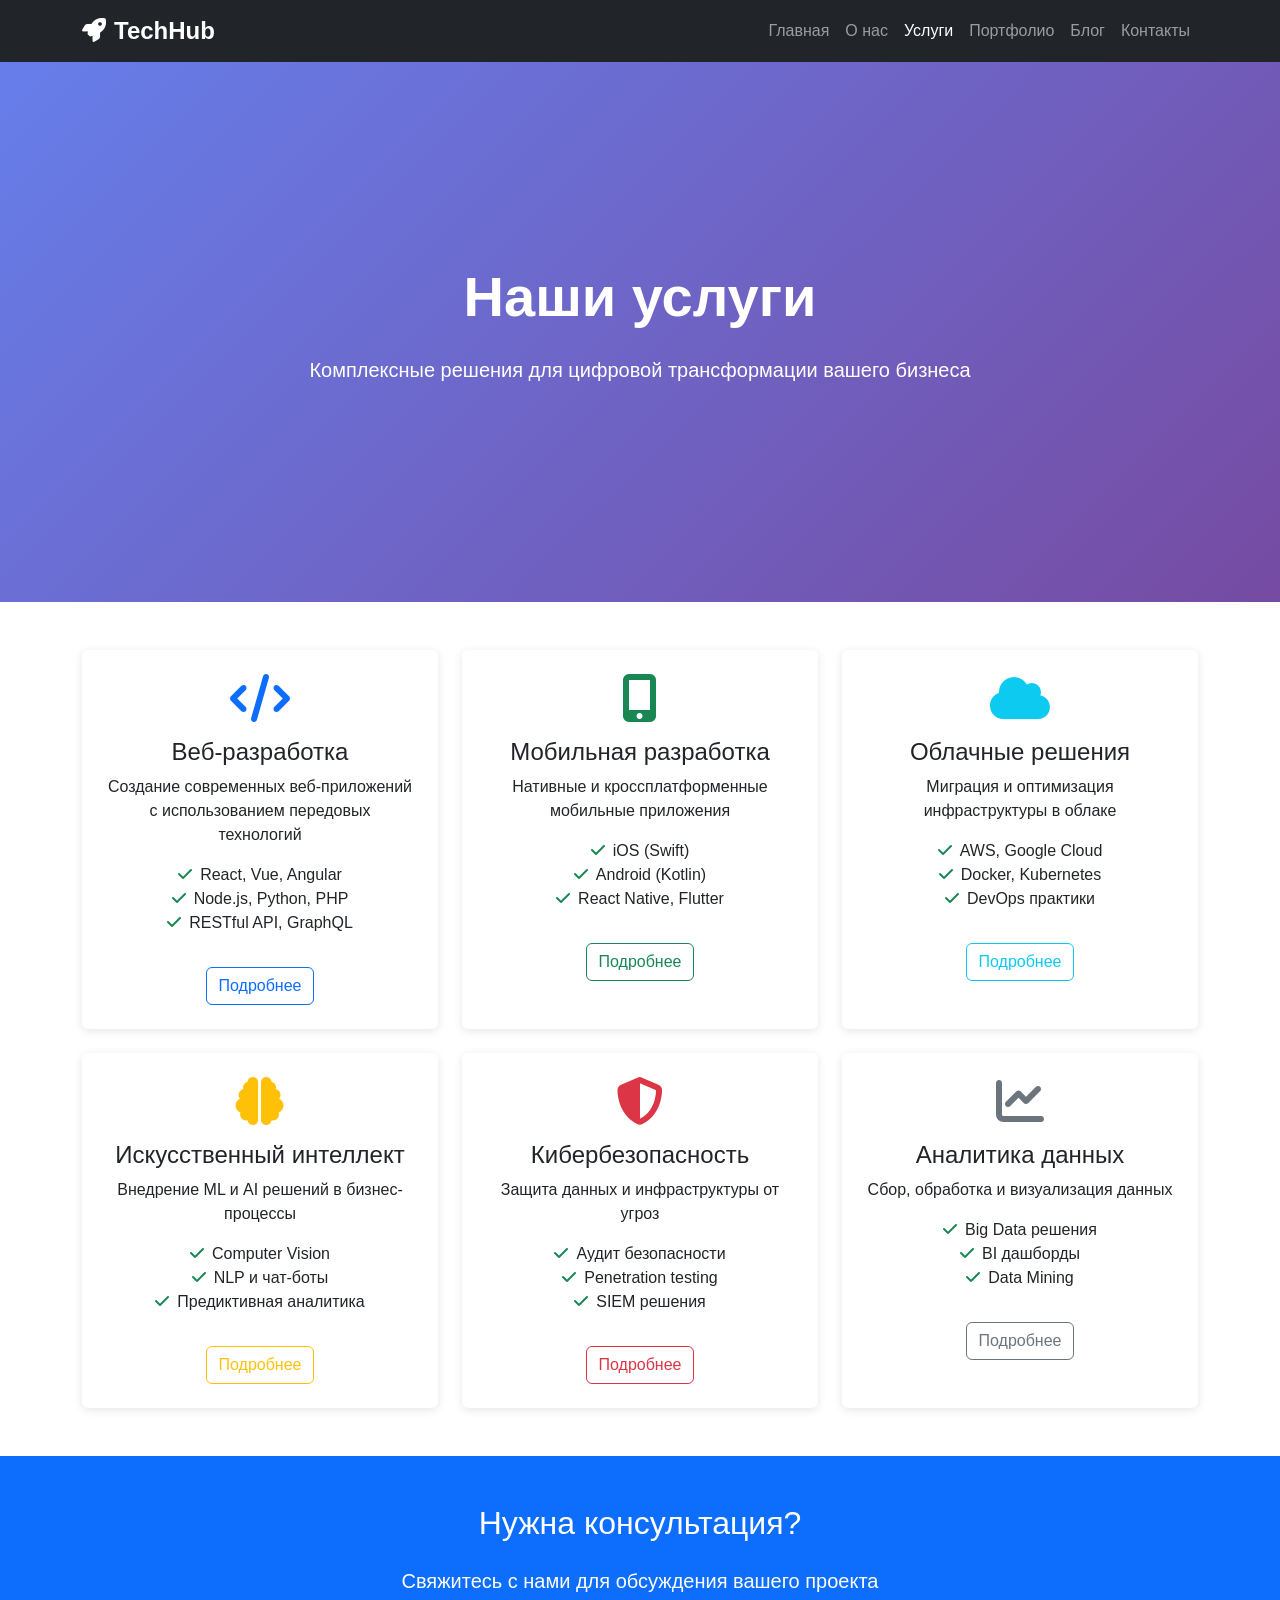
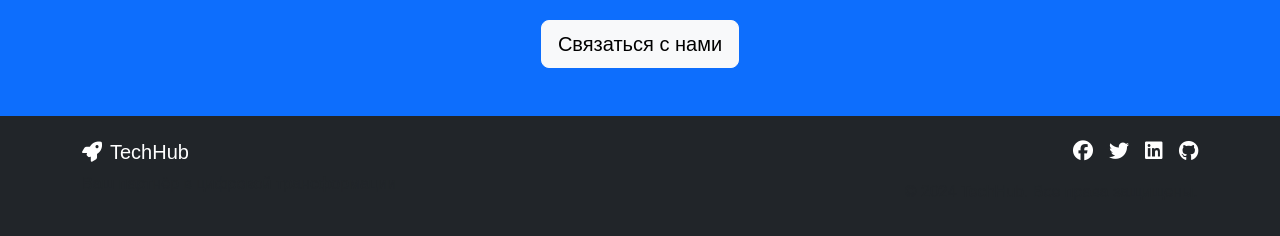
<file: services.html>
<!DOCTYPE html>
<html lang="ru">
<head>
    <meta charset="UTF-8">
    <meta name="viewport" content="width=device-width, initial-scale=1.0">
    <title>Услуги - TechHub</title>
    <link href="https://cdn.jsdelivr.net/npm/bootstrap@5.3.0/dist/css/bootstrap.min.css" rel="stylesheet">
    <link rel="stylesheet" href="https://cdnjs.cloudflare.com/ajax/libs/font-awesome/6.4.0/css/all.min.css">
    <link rel="stylesheet" href="styles.css">
</head>
<body>
    <!-- Навигация -->
    <nav class="navbar navbar-expand-lg navbar-dark bg-dark sticky-top">
        <div class="container">
            <a class="navbar-brand" href="index.html">
                <i class="fas fa-rocket me-2"></i>TechHub
            </a>
            <button class="navbar-toggler" type="button" data-bs-toggle="collapse" data-bs-target="#navbarNav">
                <span class="navbar-toggler-icon"></span>
            </button>
            <div class="collapse navbar-collapse" id="navbarNav">
                <ul class="navbar-nav ms-auto">
                    <li class="nav-item"><a class="nav-link" href="index.html">Главная</a></li>
                    <li class="nav-item"><a class="nav-link" href="about.html">О нас</a></li>
                    <li class="nav-item"><a class="nav-link active" href="services.html">Услуги</a></li>
                    <li class="nav-item"><a class="nav-link" href="portfolio.html">Портфолио</a></li>
                    <li class="nav-item"><a class="nav-link" href="blog.html">Блог</a></li>
                    <li class="nav-item"><a class="nav-link" href="contacts.html">Контакты</a></li>
                </ul>
            </div>
        </div>
    </nav>

    <!-- Hero секция -->
    <section class="hero text-white text-center">
        <div class="container">
            <h1 class="display-4 fw-bold mb-4">Наши услуги</h1>
            <p class="lead">Комплексные решения для цифровой трансформации вашего бизнеса</p>
        </div>
    </section>

    <!-- Услуги -->
    <section class="py-5">
        <div class="container">
            <div class="row g-4">
                <div class="col-lg-4">
                    <div class="card h-100">
                        <div class="card-body text-center p-4">
                            <i class="fas fa-code fa-3x text-primary mb-3"></i>
                            <h4>Веб-разработка</h4>
                            <p>Создание современных веб-приложений с использованием передовых технологий</p>
                            <ul class="list-unstyled">
                                <li><i class="fas fa-check text-success me-2"></i>React, Vue, Angular</li>
                                <li><i class="fas fa-check text-success me-2"></i>Node.js, Python, PHP</li>
                                <li><i class="fas fa-check text-success me-2"></i>RESTful API, GraphQL</li>
                            </ul>
                            <button class="btn btn-outline-primary mt-3">Подробнее</button>
                        </div>
                    </div>
                </div>
                <div class="col-lg-4">
                    <div class="card h-100">
                        <div class="card-body text-center p-4">
                            <i class="fas fa-mobile-alt fa-3x text-success mb-3"></i>
                            <h4>Мобильная разработка</h4>
                            <p>Нативные и кроссплатформенные мобильные приложения</p>
                            <ul class="list-unstyled">
                                <li><i class="fas fa-check text-success me-2"></i>iOS (Swift)</li>
                                <li><i class="fas fa-check text-success me-2"></i>Android (Kotlin)</li>
                                <li><i class="fas fa-check text-success me-2"></i>React Native, Flutter</li>
                            </ul>
                            <button class="btn btn-outline-success mt-3">Подробнее</button>
                        </div>
                    </div>
                </div>
                <div class="col-lg-4">
                    <div class="card h-100">
                        <div class="card-body text-center p-4">
                            <i class="fas fa-cloud fa-3x text-info mb-3"></i>
                            <h4>Облачные решения</h4>
                            <p>Миграция и оптимизация инфраструктуры в облаке</p>
                            <ul class="list-unstyled">
                                <li><i class="fas fa-check text-success me-2"></i>AWS, Google Cloud</li>
                                <li><i class="fas fa-check text-success me-2"></i>Docker, Kubernetes</li>
                                <li><i class="fas fa-check text-success me-2"></i>DevOps практики</li>
                            </ul>
                            <button class="btn btn-outline-info mt-3">Подробнее</button>
                        </div>
                    </div>
                </div>
                <div class="col-lg-4">
                    <div class="card h-100">
                        <div class="card-body text-center p-4">
                            <i class="fas fa-brain fa-3x text-warning mb-3"></i>
                            <h4>Искусственный интеллект</h4>
                            <p>Внедрение ML и AI решений в бизнес-процессы</p>
                            <ul class="list-unstyled">
                                <li><i class="fas fa-check text-success me-2"></i>Computer Vision</li>
                                <li><i class="fas fa-check text-success me-2"></i>NLP и чат-боты</li>
                                <li><i class="fas fa-check text-success me-2"></i>Предиктивная аналитика</li>
                            </ul>
                            <button class="btn btn-outline-warning mt-3">Подробнее</button>
                        </div>
                    </div>
                </div>
                <div class="col-lg-4">
                    <div class="card h-100">
                        <div class="card-body text-center p-4">
                            <i class="fas fa-shield-alt fa-3x text-danger mb-3"></i>
                            <h4>Кибербезопасность</h4>
                            <p>Защита данных и инфраструктуры от угроз</p>
                            <ul class="list-unstyled">
                                <li><i class="fas fa-check text-success me-2"></i>Аудит безопасности</li>
                                <li><i class="fas fa-check text-success me-2"></i>Penetration testing</li>
                                <li><i class="fas fa-check text-success me-2"></i>SIEM решения</li>
                            </ul>
                            <button class="btn btn-outline-danger mt-3">Подробнее</button>
                        </div>
                    </div>
                </div>
                <div class="col-lg-4">
                    <div class="card h-100">
                        <div class="card-body text-center p-4">
                            <i class="fas fa-chart-line fa-3x text-secondary mb-3"></i>
                            <h4>Аналитика данных</h4>
                            <p>Сбор, обработка и визуализация данных</p>
                            <ul class="list-unstyled">
                                <li><i class="fas fa-check text-success me-2"></i>Big Data решения</li>
                                <li><i class="fas fa-check text-success me-2"></i>BI дашборды</li>
                                <li><i class="fas fa-check text-success me-2"></i>Data Mining</li>
                            </ul>
                            <button class="btn btn-outline-secondary mt-3">Подробнее</button>
                        </div>
                    </div>
                </div>
            </div>
        </div>
    </section>

    <!-- CTA секция -->
    <section class="py-5 bg-primary text-white">
        <div class="container text-center">
            <h2 class="mb-4">Нужна консультация?</h2>
            <p class="lead mb-4">Свяжитесь с нами для обсуждения вашего проекта</p>
            <a href="contacts.html" class="btn btn-light btn-lg">Связаться с нами</a>
        </div>
    </section>

    <!-- Футер -->
    <footer class="bg-dark text-white py-4">
        <div class="container">
            <div class="row">
                <div class="col-md-6">
                    <h5><i class="fas fa-rocket me-2"></i>TechHub</h5>
                    <p class="text-muted">Ваш партнёр в цифровой трансформации</p>
                </div>
                <div class="col-md-6 text-end">
                    <div class="d-flex justify-content-end gap-3 mb-3">
                        <a href="#" class="text-white"><i class="fab fa-facebook fa-lg"></i></a>
                        <a href="#" class="text-white"><i class="fab fa-twitter fa-lg"></i></a>
                        <a href="#" class="text-white"><i class="fab fa-linkedin fa-lg"></i></a>
                        <a href="#" class="text-white"><i class="fab fa-github fa-lg"></i></a>
                    </div>
                    <p class="text-muted mb-0">&copy; 2024 TechHub. Все права защищены.</p>
                </div>
            </div>
        </div>
    </footer>

    <script src="https://cdn.jsdelivr.net/npm/bootstrap@5.3.0/dist/js/bootstrap.bundle.min.js"></script>
    <script src="script.js"></script>
</body>
</html>
</file>
<file: styles.css>
/* Общие стили */
body {
    font-family: 'Segoe UI', Tahoma, Geneva, Verdana, sans-serif;
}

.hero {
    background: linear-gradient(135deg, #667eea 0%, #764ba2 100%);
    padding: 100px 0;
    min-height: 60vh;
    display: flex;
    align-items: center;
}

.card {
    transition: transform 0.3s ease, box-shadow 0.3s ease;
    border: none;
    box-shadow: 0 2px 10px rgba(0,0,0,0.1);
}

.card:hover {
    transform: translateY(-5px);
    box-shadow: 0 5px 20px rgba(0,0,0,0.15);
}

.navbar-brand {
    font-weight: bold;
    font-size: 1.5rem;
}

/* Анимации */
@keyframes fadeInUp {
    from {
        opacity: 0;
        transform: translateY(30px);
    }
    to {
        opacity: 1;
        transform: translateY(0);
    }
}

.fade-in-up {
    animation: fadeInUp 0.6s ease-out;
}

/* Стили для других страниц */
.section-title {
    position: relative;
    padding-bottom: 15px;
    margin-bottom: 40px;
}

.section-title::after {
    content: '';
    position: absolute;
    bottom: 0;
    left: 50%;
    transform: translateX(-50%);
    width: 60px;
    height: 3px;
    background: linear-gradient(90deg, #667eea, #764ba2);
}

.team-member {
    text-align: center;
    margin-bottom: 30px;
}

.team-member img {
    width: 200px;
    height: 200px;
    border-radius: 50%;
    object-fit: cover;
    margin-bottom: 20px;
    border: 5px solid #f0f0f0;
}

.price-card {
    text-align: center;
    padding: 30px;
    border-radius: 10px;
    transition: all 0.3s ease;
}

.price-card.featured {
    transform: scale(1.05);
    box-shadow: 0 10px 30px rgba(0,0,0,0.2);
}

.price-card:hover {
    transform: translateY(-10px);
}

.blog-post {
    margin-bottom: 30px;
}

.blog-post img {
    width: 100%;
    height: 200px;
    object-fit: cover;
    border-radius: 10px;
}

.faq-item {
    margin-bottom: 20px;
}

.faq-question {
    font-weight: bold;
    cursor: pointer;
    padding: 15px;
    background: #f8f9fa;
    border-radius: 5px;
    transition: background 0.3s ease;
}

.faq-question:hover {
    background: #e9ecef;
}

.faq-answer {
    padding: 15px;
    display: none;
}

.testimonial {
    background: #f8f9fa;
    padding: 30px;
    border-radius: 10px;
    margin-bottom: 20px;
}

.testimonial-author {
    font-weight: bold;
    margin-top: 15px;
}

/* Адаптивность */
@media (max-width: 768px) {
    .hero {
        padding: 60px 0;
    }
    
    .display-4 {
        font-size: 2rem;
    }
    
    .price-card.featured {
        transform: scale(1);
    }
}
</file>
